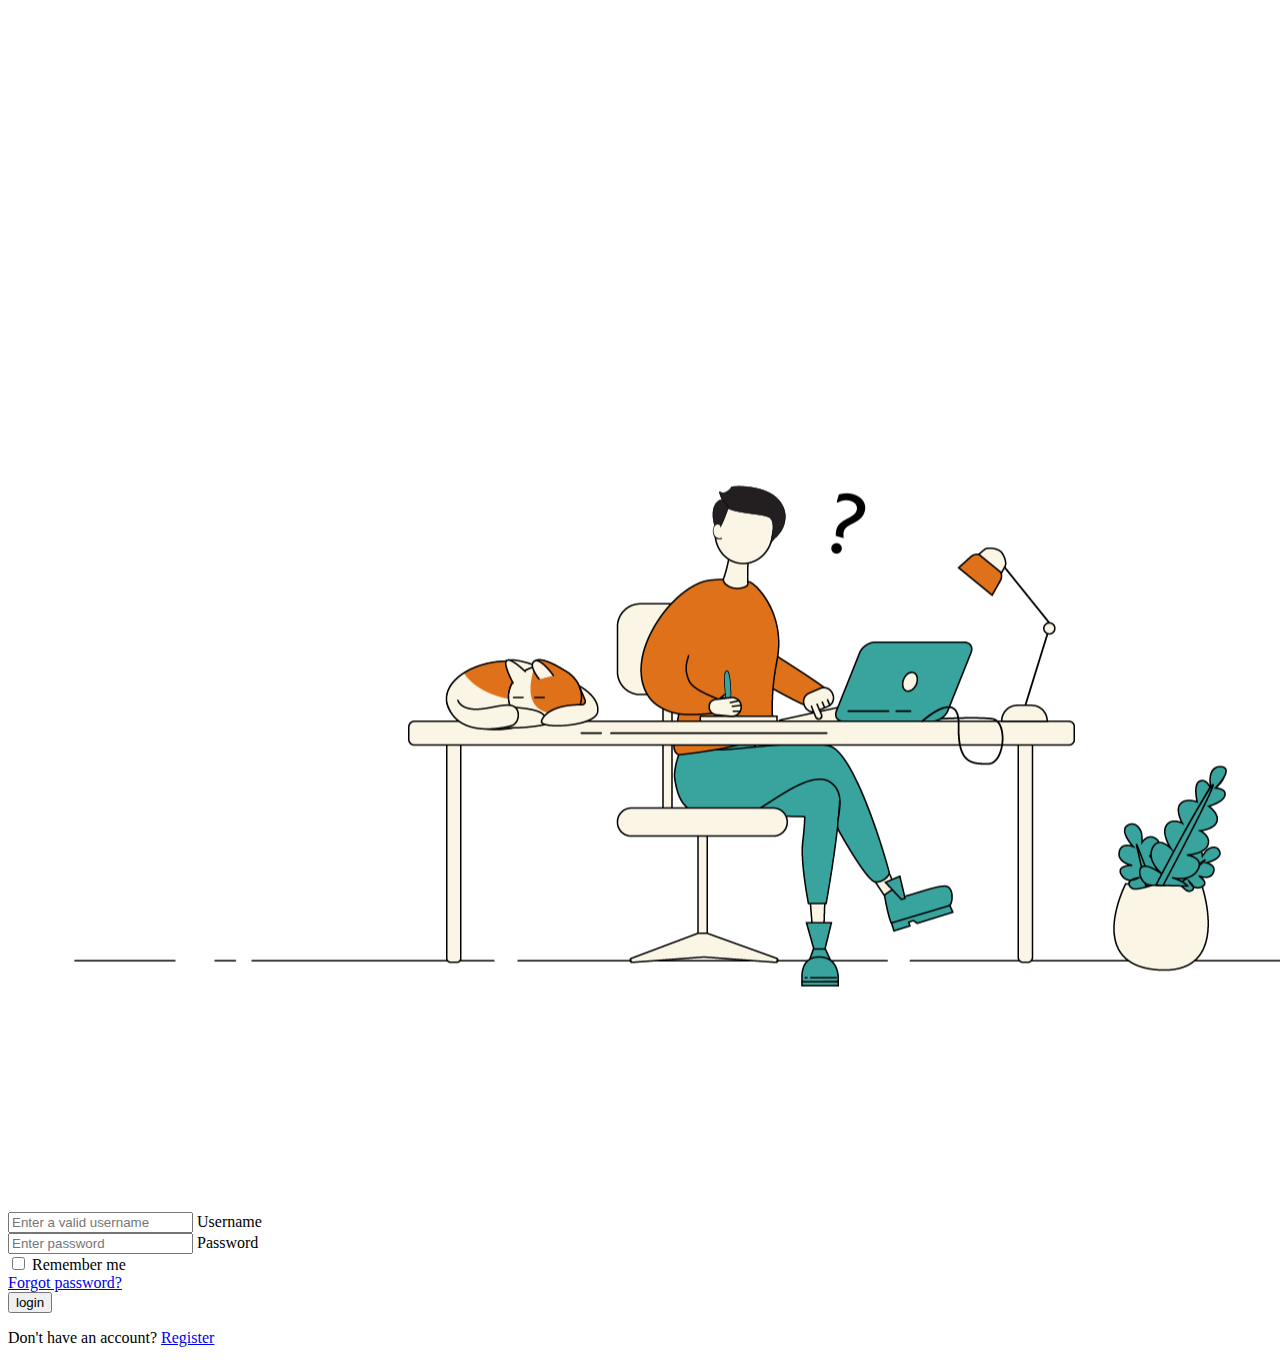
<file: login.html>
<!DOCTYPE html>
<html lang="en">
  <head>
    <meta charset="UTF-8" />
    <meta http-equiv="X-UA-Compatible" content="IE=edge" />
    <meta name="viewport" content="width=device-width, initial-scale=1.0" />
    <link
      href="https://cdn.jsdelivr.net/npm/bootstrap@5.1.3/dist/css/bootstrap.min.css"
      rel="stylesheet"
      integrity="sha384-1BmE4kWBq78iYhFldvKuhfTAU6auU8tT94WrHftjDbrCEXSU1oBoqyl2QvZ6jIW3"
      crossorigin="anonymous"
    />
    <title>Document</title>
  </head>
  <body>
    <section class="vh-50">
      <div class="container-fluid h-custom">
        <div class="row d-flex justify-content-center align-items-center h-100">
          <div class="col-md-9 col-lg-6 col-xl-5">
            <img
              src="./images/loginimg.gif"
              class="img-fluid"
              alt="Sample image"
            />
          </div>
          <div class="col-md-8 col-lg-6 col-xl-4 offset-xl-1">
            <form method="" action="./index.html">
              <!-- Email input -->
              <div class="form-outline mb-4">
                <input
                  type="text"
                  id="form3Example3"
                  class="form-control form-control-lg"
                  placeholder="Enter a valid username"
                  name="username"
                />
                <label class="form-label" for="form3Example3">Username</label>
              </div>

              <!-- Password input -->
              <div class="form-outline mb-3">
                <input
                  type="password"
                  id="form3Example4"
                  class="form-control form-control-lg"
                  placeholder="Enter password"
                  name="password"
                />
                <label class="form-label" for="form3Example4">Password</label>
              </div>

              <div class="d-flex justify-content-between align-items-center">
                <!-- Checkbox -->
                <div class="form-check mb-0">
                  <input
                    class="form-check-input me-2"
                    type="checkbox"
                    value=""
                    id="form2Example3"
                  />
                  <label class="form-check-label" for="form2Example3">
                    Remember me
                  </label>
                </div>
                <a href="#!" class="text-body">Forgot password?</a>
              </div>

              <div class="text-center text-lg-start mt-4 pt-2">
                <input type="submit" value="login" class="btn btn-danger" />
                <p class="fw-bold mt-2 pt-1 mb-0">
                  Don't have an account?
                  <a href="{% url 'registerStudent' %}" class="link-danger"
                    >Register</a
                  >
                </p>
              </div>
            </form>
          </div>
        </div>
      </div>
    </section>
  </body>
</html>
</file>
